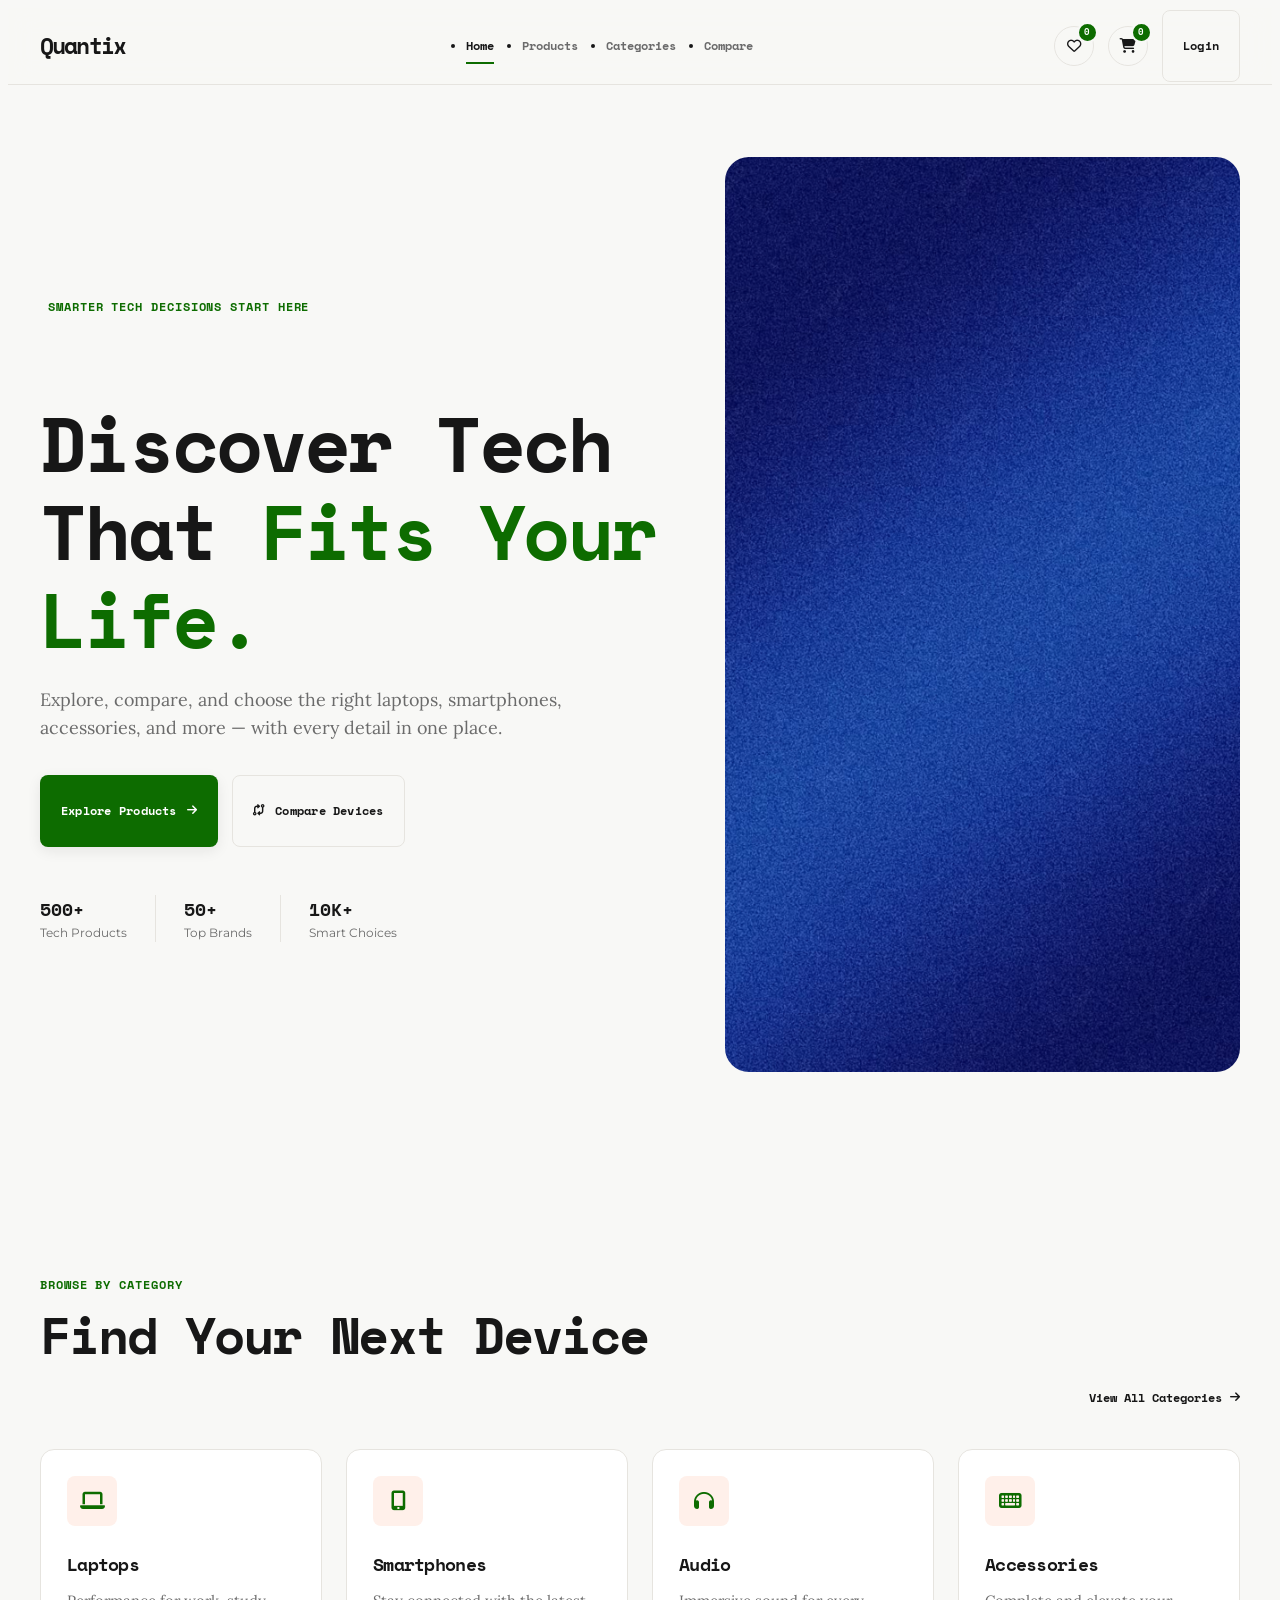
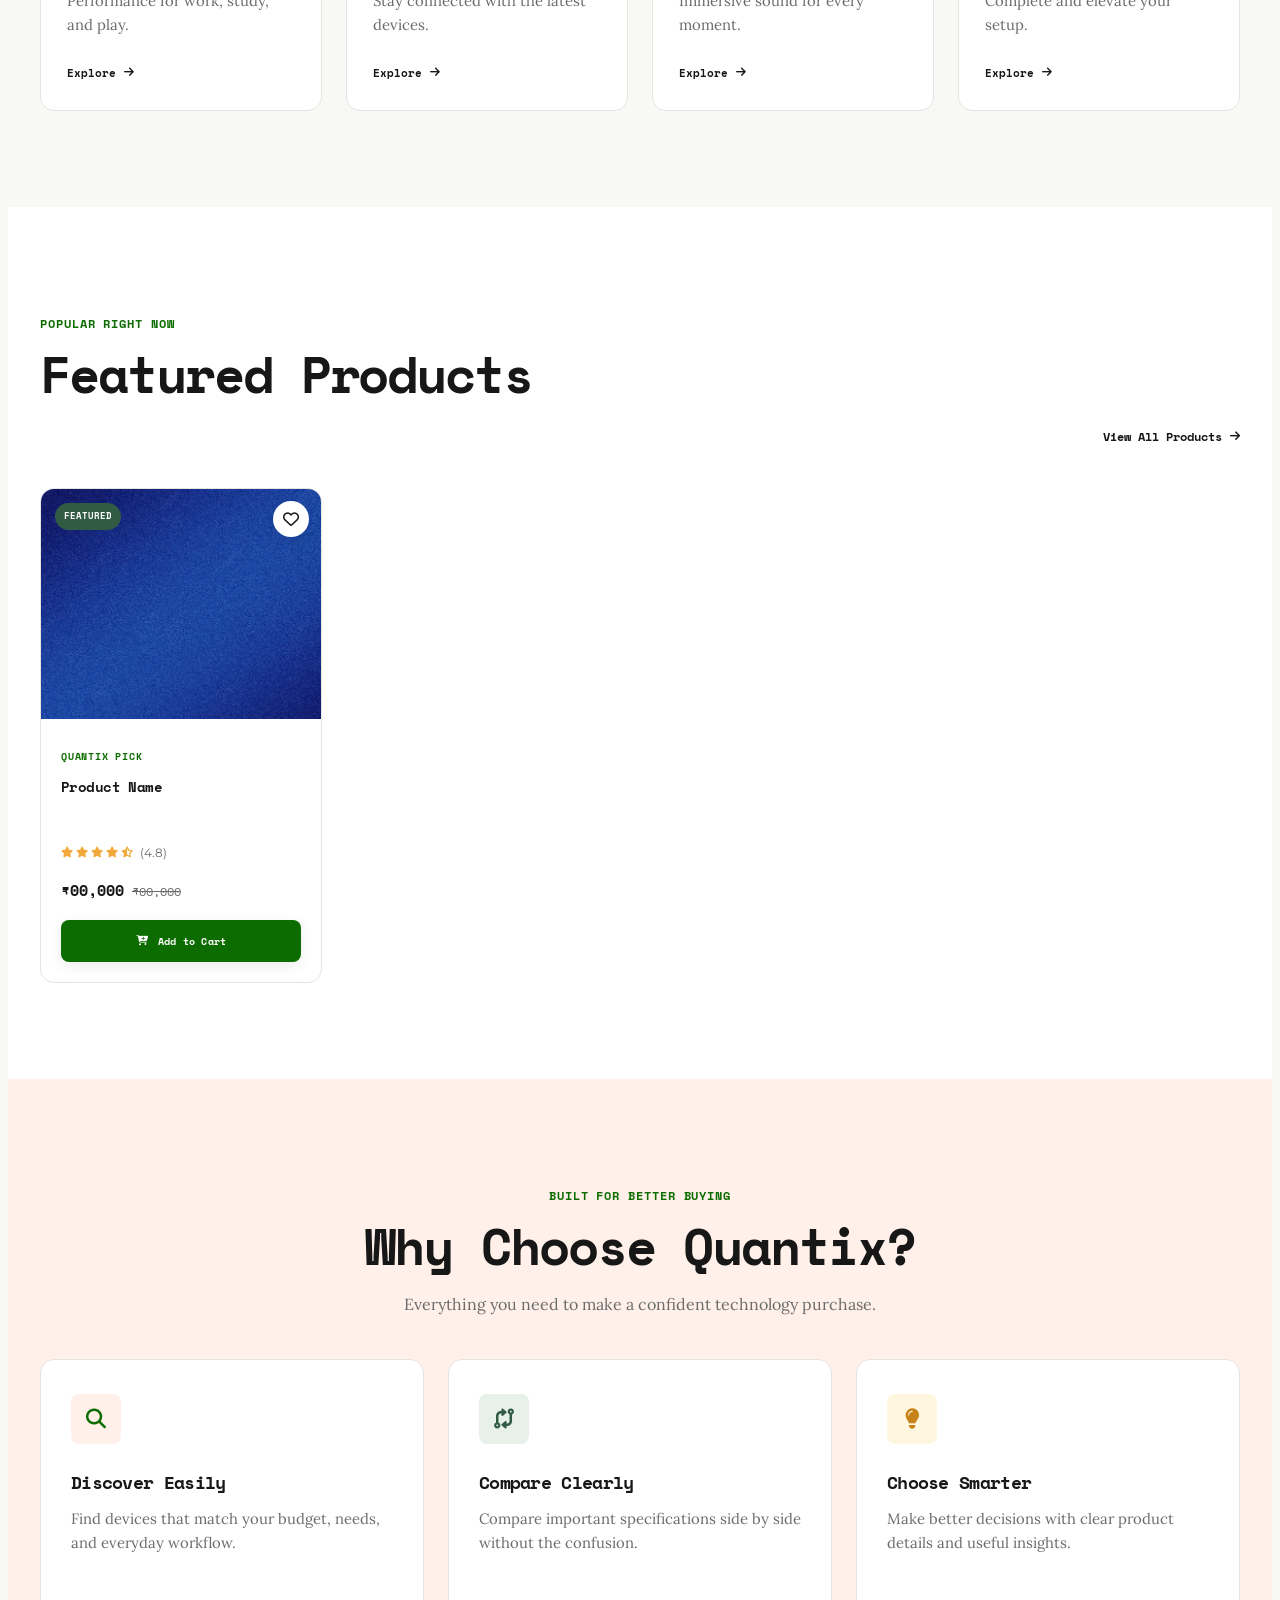
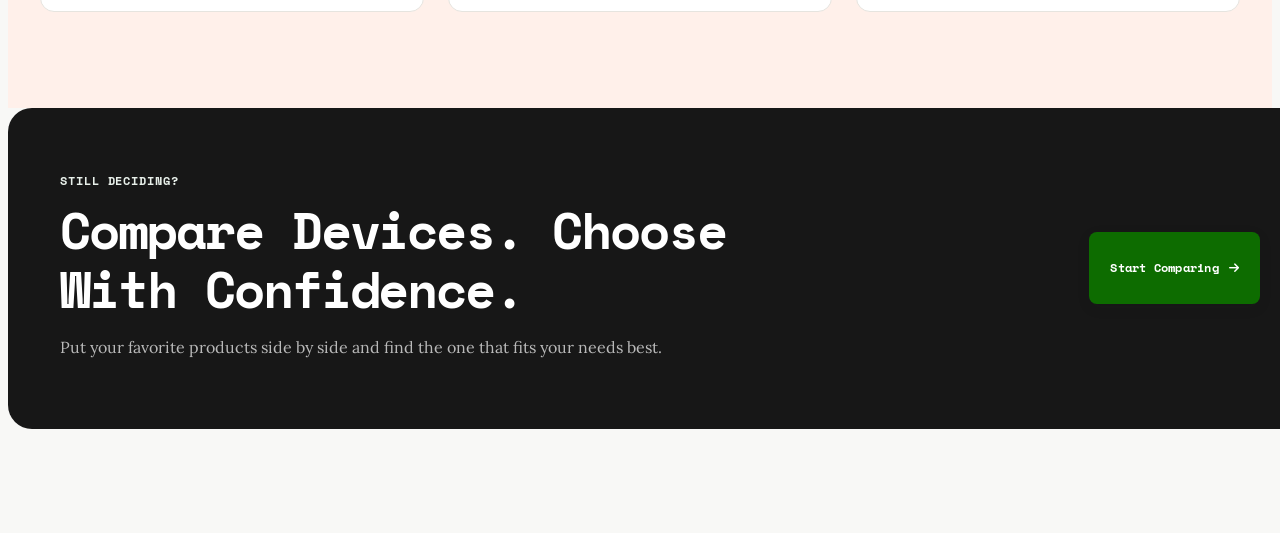
<file: index.html>
<!DOCTYPE html>
<html lang="en">

<head>
    <meta charset="UTF-8">
    <meta name="viewport" content="width=device-width, initial-scale=1.0">
    <meta name="description" content="Quantix helps you discover, compare, and choose the right tech devices.">
    <title>Quantix | Discover. Compare. Choose Smarter.</title>
    <link rel="preconnect" href="https://fonts.googleapis.com">
    <link rel="preconnect" href="https://fonts.gstatic.com" crossorigin>

    <link
        href="https://fonts.googleapis.com/css2?family=Lora:ital,wght@0,400..700;1,400..700&family=Montserrat:ital,wght@0,100..900;1,100..900&family=Space+Mono:ital,wght@0,400;0,700;1,400;1,700&display=swap"
        rel="stylesheet">

    <link rel="stylesheet" href="https://cdnjs.cloudflare.com/ajax/libs/font-awesome/6.7.2/css/all.min.css">

    <link rel="stylesheet" href="css/reset.css">
    <link rel="stylesheet" href="css/variables.css">
    <link rel="stylesheet" href="css/global.css">
    <link rel="stylesheet" href="css/typography.css">
    <link rel="stylesheet" href="css/layout.css">
    <link rel="stylesheet" href="css/navbar.css">
    <link rel="stylesheet" href="css/footer.css">
    <link rel="stylesheet" href="css/buttons.css">
    <link rel="stylesheet" href="css/cards.css">
    <link rel="stylesheet" href="css/home.css">
    <link rel="stylesheet" href="css/responsive.css">
</head>

<body>

    <header class="site-header">
        <nav class="navbar container">
            <a href="index.html" class="logo" aria-label="Quantix home">
                Quantix
            </a>

            <ul class="nav-links">
                <li><a href="index.html" class="active">Home</a></li>
                <li><a href="pages/products.html">Products</a></li>
                <li><a href="pages/categories.html">Categories</a></li>
                <li><a href="pages/compare.html">Compare</a></li>
            </ul>

            <div class="nav-actions">
                <a href="pages/wishlist.html" class="nav-icon" aria-label="Wishlist">
                    <i class="fa-regular fa-heart"></i>
                    <span class="badge" id="wishlist-count">0</span>
                </a>


                <a href="pages/cart.html" class="nav-icon" aria-label="Shopping cart">
                    <i class="fa-solid fa-cart-shopping"></i>
                    <span class="badge" id="cart-count">0</span>
                </a>

                <a href="pages/login.html" class="btn btn-outline">
                    Login
                </a>
            </div>
        </nav>
    </header>

    <main>
        <section class="hero-section">
            <div class="container hero-content">
                <div class="hero-text">
                    <p class="hero-eyebrow">
                        <i class="fa-solid fa-sparkles"></i>
                        Smarter Tech Decisions Start Here
                    </p>

                    <h1>
                        Discover Tech That
                        <span>Fits Your Life.</span>
                    </h1>

                    <p class="hero-description">
                        Explore, compare, and choose the right laptops, smartphones,
                        accessories, and more — with every detail in one place.
                    </p>

                    <div class="hero-actions">
                        <a href="pages/products.html" class="btn btn-primary">
                            Explore Products
                            <i class="fa-solid fa-arrow-right"></i>
                        </a>

                        <a href="pages/compare.html" class="btn btn-secondary">
                            <i class="fa-solid fa-code-compare"></i>
                            Compare Devices
                        </a>
                    </div>

                    <div class="hero-stats">
                        <div class="hero-stat">
                            <strong>500+</strong>
                            <span>Tech Products</span>
                        </div>

                        <div class="hero-stat">
                            <strong>50+</strong>
                            <span>Top Brands</span>
                        </div>

                        <div class="hero-stat">
                            <strong>10K+</strong>
                            <span>Smart Choices</span>
                        </div>
                    </div>
                </div>

                <div class="hero-visual">
                    <img src="assets/images/hero/temp.png" alt="Collection of modern technology devices">
                </div>
            </div>
        </section>
        <section class="categories-section section-padding">
            <div class="container">
                <div class="section-heading">
                    <div>
                        <p class="section-eyebrow">Browse by category</p>
                        <h2>Find Your Next Device</h2>
                    </div>

                    <a href="pages/categories.html" class="text-link">
                        View All Categories
                        <i class="fa-solid fa-arrow-right"></i>
                    </a>
                </div>

                <div class="category-grid">
                    <a href="pages/products.html?category=laptops" class="category-card">
                        <div class="category-icon">
                            <i class="fa-solid fa-laptop"></i>
                        </div>
                        <h3>Laptops</h3>
                        <p>Performance for work, study, and play.</p>
                        <span>Explore <i class="fa-solid fa-arrow-right"></i></span>
                    </a>

                    <a href="pages/products.html?category=smartphones" class="category-card">
                        <div class="category-icon">
                            <i class="fa-solid fa-mobile-screen-button"></i>
                        </div>
                        <h3>Smartphones</h3>
                        <p>Stay connected with the latest devices.</p>
                        <span>Explore <i class="fa-solid fa-arrow-right"></i></span>
                    </a>

                    <a href="pages/products.html?category=audio" class="category-card">
                        <div class="category-icon">
                            <i class="fa-solid fa-headphones"></i>
                        </div>
                        <h3>Audio</h3>
                        <p>Immersive sound for every moment.</p>
                        <span>Explore <i class="fa-solid fa-arrow-right"></i></span>
                    </a>

                    <a href="pages/products.html?category=accessories" class="category-card">
                        <div class="category-icon">
                            <i class="fa-solid fa-keyboard"></i>
                        </div>
                        <h3>Accessories</h3>
                        <p>Complete and elevate your setup.</p>
                        <span>Explore <i class="fa-solid fa-arrow-right"></i></span>
                    </a>
                </div>
            </div>
        </section>
        <section class="featured-products-section section-padding">
            <div class="container">
                <div class="section-heading">
                    <div>
                        <p class="section-eyebrow">Popular right now</p>
                        <h2>Featured Products</h2>
                    </div>

                    <a href="pages/products.html" class="text-link">
                        View All Products
                        <i class="fa-solid fa-arrow-right"></i>
                    </a>
                </div>

                <div class="product-grid" id="featured-products">
                    <!-- Product cards will be rendered dynamically with JavaScript. -->

                    <article class="product-card">
                        <span class="product-badge">Featured</span>

                        <button class="wishlist-btn" type="button" aria-label="Add product to wishlist">
                            <i class="fa-regular fa-heart"></i>
                        </button>

                        <a href="pages/product.html?id=1" class="product-image">
                            <img src="assets/images/hero/temp.png" alt="Product preview">
                        </a>

                        <div class="product-info">
                            <p class="product-brand">QUANTIX PICK</p>

                            <h3>
                                <a href="pages/product.html?id=1">
                                    Product Name
                                </a>
                            </h3>

                            <div class="product-rating">
                                <span class="stars">
                                    <i class="fa-solid fa-star"></i>
                                    <i class="fa-solid fa-star"></i>
                                    <i class="fa-solid fa-star"></i>
                                    <i class="fa-solid fa-star"></i>
                                    <i class="fa-solid fa-star-half-stroke"></i>
                                </span>
                                <span>(4.8)</span>
                            </div>

                            <div class="product-price">
                                <span class="current-price">₹00,000</span>
                                <span class="original-price">₹00,000</span>
                            </div>

                            <button class="btn btn-primary add-to-cart-btn" type="button">
                                <i class="fa-solid fa-cart-plus"></i>
                                Add to Cart
                            </button>
                        </div>
                    </article>
                </div>
            </div>
        </section>
        <section class="why-quantix-section section-padding">
            <div class="container">
                <div class="section-heading centered-heading">
                    <p class="section-eyebrow">Built for better buying</p>
                    <h2>Why Choose Quantix?</h2>
                    <p>
                        Everything you need to make a confident technology purchase.
                    </p>
                </div>

                <div class="benefit-grid">
                    <article class="benefit-card">
                        <div class="benefit-icon">
                            <i class="fa-solid fa-magnifying-glass"></i>
                        </div>
                        <h3>Discover Easily</h3>
                        <p>
                            Find devices that match your budget, needs, and everyday workflow.
                        </p>
                    </article>

                    <article class="benefit-card">
                        <div class="benefit-icon">
                            <i class="fa-solid fa-code-compare"></i>
                        </div>
                        <h3>Compare Clearly</h3>
                        <p>
                            Compare important specifications side by side without the confusion.
                        </p>
                    </article>

                    <article class="benefit-card">
                        <div class="benefit-icon">
                            <i class="fa-solid fa-lightbulb"></i>
                        </div>
                        <h3>Choose Smarter</h3>
                        <p>
                            Make better decisions with clear product details and useful insights.
                        </p>
                    </article>
                </div>
            </div>
        </section>
        <section class="cta-section section-padding">
            <div class="container cta-content">
                <div>
                    <p class="section-eyebrow">Still deciding?</p>
                    <h2>Compare Devices. Choose With Confidence.</h2>
                    <p>
                        Put your favorite products side by side and find the one that fits
                        your needs best.
                    </p>
                </div>

                <a href="pages/compare.html" class="btn btn-primary">
                    Start Comparing
                    <i class="fa-solid fa-arrow-right"></i>
                </a>
            </div>
        </section>
    </main>

    <footer id="footer-container"></footer>

    <script src="js/storage.js"></script>
    <script src="js/products.js"></script>
    <script src="js/ui.js"></script>
    <script src="js/app.js"></script>

</body>

</html>
</file>
<file: css/variables.css>
:root {

     --color-bg: #f8f8f6;
     --color-surface: #ffffff;
     --color-surface-dark: #171717;
     --color-text: #171717;
     --color-text-muted: #6b6b6b;
     --color-border: #e6e4df;
     --color-primary: #0d6c00;
     --color-primary-dark: #155212;
     --color-primary-light: #fff0ea;
     --color-accent: #315b43;
     --color-accent-light: #e8f0ea;
     --color-white: #ffffff;
     --color-black: #000000;
     --color-danger: #d64545;
     --color-star: #f2a93b;


     --font-heading: "Space Mono", monospace;
     --font-body: "Lora", serif;
     --font-utility: "Montserrat", sans-serif;
     --container-width: 1200px;
     --page-padding: 24px;
     --section-space: 96px;

     --radius-sm: 8px;
     --radius-md: 14px;
     --radius-lg: 24px;
     --radius-pill: 999px;
     --shadow-sm: 0 4px 14px rgba(23, 23, 23, 0.08);
     --shadow-md: 0 12px 30px rgba(23, 23, 23, 0.12);
     --shadow-lg: 0 20px 50px rgba(23, 23, 23, 0.16);
     --transition-fast: 180ms ease;
     --transition-base: 280ms ease;
 }
</file>
<file: css/global.css>
html {
    scroll-behavior: smooth;
}

body {
    background-color: var(--color-bg);
    color: var(--color-text);
    font-family: var(--font-body);
    line-height: 1.6;
    overflow-x: hidden;
}

a {
    color: inherit;
    text-decoration: none;
}

img {
    display: block;
    max-width: 100%;
}

button,
input,
select,
textarea {
    font: inherit;
}

button {
    border: 0;
    cursor: pointer;
}

.section-padding {
    padding: var(--section-space) 0;
}

.container {
    width: min(calc(100% - (var(--page-padding) * 2)),
            var(--container-width));
    margin-inline: auto;
}
</file>
<file: css/typography.css>
h1,
 h2,
 h3,
 h4,
 h5,
 h6 {
     font-family: var(--font-heading);
     font-weight: 700;
     line-height: 1.15;
     letter-spacing: -0.04em;
 }

 h1 {
     font-size: clamp(2.5rem, 6vw, 5.5rem);
 }

 h2 {
     font-size: clamp(2rem, 4vw, 3.5rem);
 }

 h3 {
     font-size: 1.1rem;
 }

 p {
     color: var(--color-text-muted);
 }

 .section-eyebrow,
 .product-brand,
 .hero-eyebrow {
     color: var(--color-primary);
     font-family: var(--font-heading);
     font-size: 0.72rem;
     font-weight: 700;
     letter-spacing: 0.08em;
     text-transform: uppercase;
 }

 .section-heading {
     display: flex;
     align-items: end;
     justify-content: space-between;
     gap: 24px;
     margin-bottom: 42px;
 }

 .section-heading h2 {
     margin-top: 10px;
 }

 .centered-heading {
     display: block;
     max-width: 650px;
     margin: 0 auto 42px;
     text-align: center;
 }

 .centered-heading h2 {
     margin-bottom: 14px;
 }
</file>
<file: css/layout.css>
.site-header {
     position: sticky;
     top: 0;
     z-index: 100;
     background-color: rgba(248, 248, 246, 0.9);
     border-bottom: 1px solid var(--color-border);
     backdrop-filter: blur(14px);
 }

 .hero-section {
     padding: 72px 0 96px;
 }

 .hero-content {
     display: grid;
     grid-template-columns: 1.1fr 0.9fr;
     align-items: center;
     gap: 56px;
 }

 .category-grid,
 .product-grid,
 .benefit-grid {
     display: grid;
     gap: 24px;
 }

 .category-grid {
     grid-template-columns: repeat(4, 1fr);
 }

 .product-grid {
     grid-template-columns: repeat(4, 1fr);
 }

 .benefit-grid {
     grid-template-columns: repeat(3, 1fr);
 }

 .cta-content {
     display: flex;
     align-items: center;
     justify-content: space-between;
     gap: 40px;
 }
</file>
<file: css/navbar.css>
.navbar {
     display: flex;
     align-items: center;
     justify-content: space-between;
     min-height: 76px;
     gap: 32px;
 }

 .logo {
     font-family: var(--font-heading);
     font-size: 1.45rem;
     font-weight: 700;
     letter-spacing: -0.08em;
 }

 .logo::after {
     content: "";
     color: var(--color-primary);
 }

 .nav-links {
     display: flex;
     align-items: center;
     gap: 28px;
     font-family: var(--font-heading);
     font-size: 0.75rem;
     font-weight: 700;
 }

 .nav-links a {
     position: relative;
     color: var(--color-text-muted);
     transition: color var(--transition-fast);
 }

 .nav-links a:hover,
 .nav-links a.active {
     color: var(--color-text);
 }

 .nav-links a.active::after {
     position: absolute;
     right: 0;
     bottom: -10px;
     left: 0;
     height: 2px;
     background-color: var(--color-primary);
     content: "";
 }

 .nav-actions {
     display: flex;
     align-items: center;
     gap: 14px;
 }

 .nav-icon {
     position: relative;
     display: grid;
     width: 38px;
     height: 38px;
     place-items: center;
     border: 1px solid var(--color-border);
     border-radius: 50%;
     font-size: 0.9rem;
     transition: background-color var(--transition-fast),
         border-color var(--transition-fast),
         color var(--transition-fast);
 }

 .nav-icon:hover {
     background-color: var(--color-primary);
     border-color: var(--color-primary);
     color: var(--color-white);
 }

 .badge {
     position: absolute;
     top: -5px;
     right: -5px;
     display: grid;
     width: 17px;
     height: 17px;
     place-items: center;
     border: 2px solid var(--color-bg);
     border-radius: 50%;
     background-color: var(--color-primary);
     color: var(--color-white);
     font-family: var(--font-heading);
     font-size: 0.55rem;
     font-weight: 700;
 }
</file>
<file: css/footer.css>

</file>
<file: css/buttons.css>
.btn {
     display: inline-flex;
     align-items: center;
     justify-content: center;
     gap: 10px;
     min-height: 46px;
     padding: 12px 20px;
     border: 1px solid transparent;
     border-radius: var(--radius-sm);
     font-family: var(--font-heading);
     font-size: 0.72rem;
     font-weight: 700;
     letter-spacing: 0.02em;
     transition: transform var(--transition-fast),
         background-color var(--transition-fast),
         border-color var(--transition-fast),
         color var(--transition-fast),
         box-shadow var(--transition-fast);
 }

 .btn:hover {
     transform: translateY(-1.2px);
 }

 .btn-primary {
     background-color: var(--color-primary);
     box-shadow: var(--shadow-sm);
     color: var(--color-white);
 }

 .btn-primary:hover {
     background-color: var(--color-primary-dark);
     box-shadow: var(--shadow-md);
 }

 .btn-secondary,
 .btn-outline {
     border-color: var(--color-border);
     background-color: transparent;
     color: var(--color-text);
 }

 .btn-secondary:hover,
 .btn-outline:hover {
     border-color: var(--color-text);
     background-color: var(--color-text);
     color: var(--color-white);
 }

 .text-link {
     display: inline-flex;
     align-items: center;
     gap: 8px;
     color: var(--color-text);
     font-family: var(--font-heading);
     font-size: 0.72rem;
     font-weight: 700;
     transition: color var(--transition-fast), gap var(--transition-fast);
 }

 .text-link:hover {
     gap: 12px;
     color: var(--color-primary);
 }
</file>
<file: css/cards.css>
.category-card,
 .benefit-card,
 .product-card {
     position: relative;
     border: 1px solid var(--color-border);
     border-radius: var(--radius-md);
     background-color: var(--color-surface);
     transition: transform var(--transition-base),
         box-shadow var(--transition-base),
         border-color var(--transition-base);
 }

 .category-card:hover,
 .benefit-card:hover,
 .product-card:hover {
     transform: translateY(-1.5px);
     border-color: transparent;
     box-shadow: var(--shadow-sm);
 }

.category-card {
     padding: 26px;
 }

 .category-icon,
 .benefit-icon {
     display: grid;
     width: 50px;
     height: 50px;
     margin-bottom: 28px;
     place-items: center;
     border-radius: var(--radius-sm);
     background-color: var(--color-primary-light);
     color: var(--color-primary);
     font-size: 1.25rem;
 }

 .category-card h3,
 .benefit-card h3 {
     margin-bottom: 10px;
 }

 .category-card p,
 .benefit-card p {
     margin-bottom: 22px;
     font-size: 0.93rem;
 }

 .category-card span {
     display: inline-flex;
     align-items: center;
     gap: 8px;
     font-family: var(--font-heading);
     font-size: 0.7rem;
     font-weight: 700;
     transition: gap var(--transition-fast), color var(--transition-fast);
 }

 .category-card:hover span {
     gap: 12px;
     color: var(--color-primary);
 }

 .product-card {
     overflow: hidden;
 }

 .product-image {
     display: block;
     aspect-ratio: 1 / 0.82;
     overflow: hidden;
     background-color: #f0efeb;
 }

 .product-image img {
     width: 100%;
     height: 100%;
     object-fit: cover;
     transition: transform var(--transition-base);
 }

 .product-card:hover .product-image img {
     transform: scale(1.06);
 }

 .product-info {
     padding: 20px;
 }

 .product-brand {
     margin-bottom: 8px;
     font-size: 0.62rem;
 }

 .product-info h3 {
     min-height: 52px;
     margin-bottom: 12px;
     font-size: 0.9rem;
 }

 .product-rating {
     display: flex;
     align-items: center;
     gap: 7px;
     margin-bottom: 16px;
     color: var(--color-text-muted);
     font-family: var(--font-utility);
     font-size: 0.75rem;
 }

 .stars {
     color: var(--color-star);
     font-size: 0.68rem;
 }

 .product-price {
     display: flex;
     align-items: baseline;
     flex-wrap: wrap;
     gap: 8px;
     margin-bottom: 18px;
     font-family: var(--font-heading);
 }

 .current-price {
     font-size: 0.95rem;
     font-weight: 700;
 }

 .original-price {
     color: var(--color-text-muted);
     font-size: 0.72rem;
     text-decoration: line-through;
 }

 .product-card .btn {
     width: 100%;
     min-height: 42px;
     padding: 10px 14px;
     font-size: 0.65rem;
 }

 .product-badge {
     position: absolute;
     top: 14px;
     left: 14px;
     z-index: 1;
     padding: 6px 9px;
     border-radius: var(--radius-pill);
     background-color: var(--color-accent);
     color: var(--color-white);
     font-family: var(--font-heading);
     font-size: 0.58rem;
     font-weight: 700;
     text-transform: uppercase;
 }

 .wishlist-btn {
     position: absolute;
     top: 12px;
     right: 12px;
     z-index: 1;
     display: grid;
     width: 36px;
     height: 36px;
     place-items: center;
     border-radius: 50%;
     background-color: var(--color-white);
     color: var(--color-text);
     box-shadow: var(--shadow-sm);
     transition: color var(--transition-fast),
         transform var(--transition-fast);
 }

 .wishlist-btn:hover {
     color: var(--color-danger);
     transform: scale(1.08);
 }


 .benefit-card {
     padding: 34px 30px;
 }

 .benefit-card:nth-child(2) .benefit-icon {
     background-color: var(--color-accent-light);
     color: var(--color-accent);
 }

 .benefit-card:nth-child(3) .benefit-icon {
     background-color: #fff6df;
     color: #c78318;
 }
</file>
<file: css/home.css>
.hero-section {
     overflow: hidden;
 }

 .hero-text {
     max-width: 650px;
 }

 .hero-eyebrow {
     display: inline-flex;
     align-items: center;
     gap: 8px;
     margin-bottom: 18px;
 }

 .hero-text h1 {
     max-width: 720px;
     margin-bottom: 22px;
 }

 .hero-text h1 span {
     color: var(--color-primary);
 }

 .hero-description {
     max-width: 580px;
     margin-bottom: 32px;
     font-size: clamp(1rem, 1.4vw, 1.18rem);
 }

 .hero-actions {
     display: flex;
     flex-wrap: wrap;
     gap: 14px;
     margin-bottom: 48px;
 }

 .hero-stats {
     display: flex;
     flex-wrap: wrap;
     gap: 0;
 }

 .hero-stat {
     display: flex;
     flex-direction: column;
     padding: 0 28px;
     border-left: 1px solid var(--color-border);
 }

 .hero-stat:first-child {
     padding-left: 0;
     border-left: 0;
 }

 .hero-stat strong {
     font-family: var(--font-heading);
     font-size: 1.1rem;
 }

 .hero-stat span {
     color: var(--color-text-muted);
     font-family: var(--font-utility);
     font-size: 0.75rem;
 }

 .hero-visual {
     position: relative;
     min-height: 470px;
     overflow: hidden;
     border-radius: var(--radius-lg);
     background:
         linear-gradient(135deg, rgba(232, 93, 42, 0.16), transparent 58%),
         var(--color-accent-light);
 }

 .hero-visual img {
     width: 100%;
     height: 100%;
     object-fit: cover;
 }

 .featured-products-section {
     background-color: var(--color-surface);
 }

 .why-quantix-section {
     background-color: var(--color-primary-light);
 }

 .cta-section {
     padding-top: 0;
     background-color: var(--color-bg);
 }

 .cta-content {
     padding: 52px;
     border-radius: var(--radius-lg);
     background-color: var(--color-surface-dark);
     color: var(--color-white);
 }

 .cta-content h2 {
     max-width: 700px;
     margin: 10px 0 14px;
 }

 .cta-content p:not(.section-eyebrow) {
     max-width: 650px;
     color: rgba(255, 255, 255, 0.7);
 }

 .cta-content .section-eyebrow {
     color: var(--color-accent-light);
 }

 .cta-content .btn-primary {
     flex-shrink: 0;
 }
</file>
<file: css/responsive.css>
@media (max-width: 1024px) {
  :root {
    --section-space: 76px;
  }

  .hero-content {
    grid-template-columns: 1fr;
  }

  .hero-text {
    max-width: 760px;
  }

  .hero-visual {
    min-height: 400px;
  }

  .category-grid,
  .product-grid {
    grid-template-columns: repeat(2, 1fr);
  }

  .navbar {
    gap: 20px;
  }

  .nav-links {
    gap: 18px;
  }
}

@media (max-width: 768px) {
  :root {
    --page-padding: 18px;
    --section-space: 64px;
  }

  .navbar {
    min-height: 68px;
  }

  .nav-links {
    display: none;
  }

  .nav-actions {
    gap: 10px;
  }

  .nav-actions .btn-outline {
    display: none;
  }

  .section-heading,
  .cta-content {
    align-items: flex-start;
    flex-direction: column;
  }

  .section-heading {
    margin-bottom: 30px;
  }

  .benefit-grid {
    grid-template-columns: 1fr;
  }

  .cta-content {
    padding: 34px 26px;
    gap: 24px;
  }

  .cta-content .btn {
    width: 100%;
  }
}

@media (max-width: 560px) {
  .hero-section {
    padding: 52px 0 64px;
  }

  .hero-actions {
    margin-bottom: 36px;
  }

  .hero-actions .btn {
    width: 100%;
  }

  .hero-stats {
    justify-content: space-between;
    width: 100%;
  }

  .hero-stat {
    padding: 0 12px;
  }

  .hero-stat:first-child {
    padding-left: 0;
  }

  .hero-stat:last-child {
    padding-right: 0;
  }

  .hero-stat strong {
    font-size: 0.9rem;
  }

  .hero-stat span {
    font-size: 0.62rem;
  }

  .hero-visual {
    min-height: 280px;
  }

  .category-grid,
  .product-grid {
    grid-template-columns: 1fr;
  }

  .category-card,
  .benefit-card {
    padding: 24px;
  }

  .logo {
    font-size: 1.2rem;
  }

  .nav-icon {
    width: 35px;
    height: 35px;
  }
}
</file>
